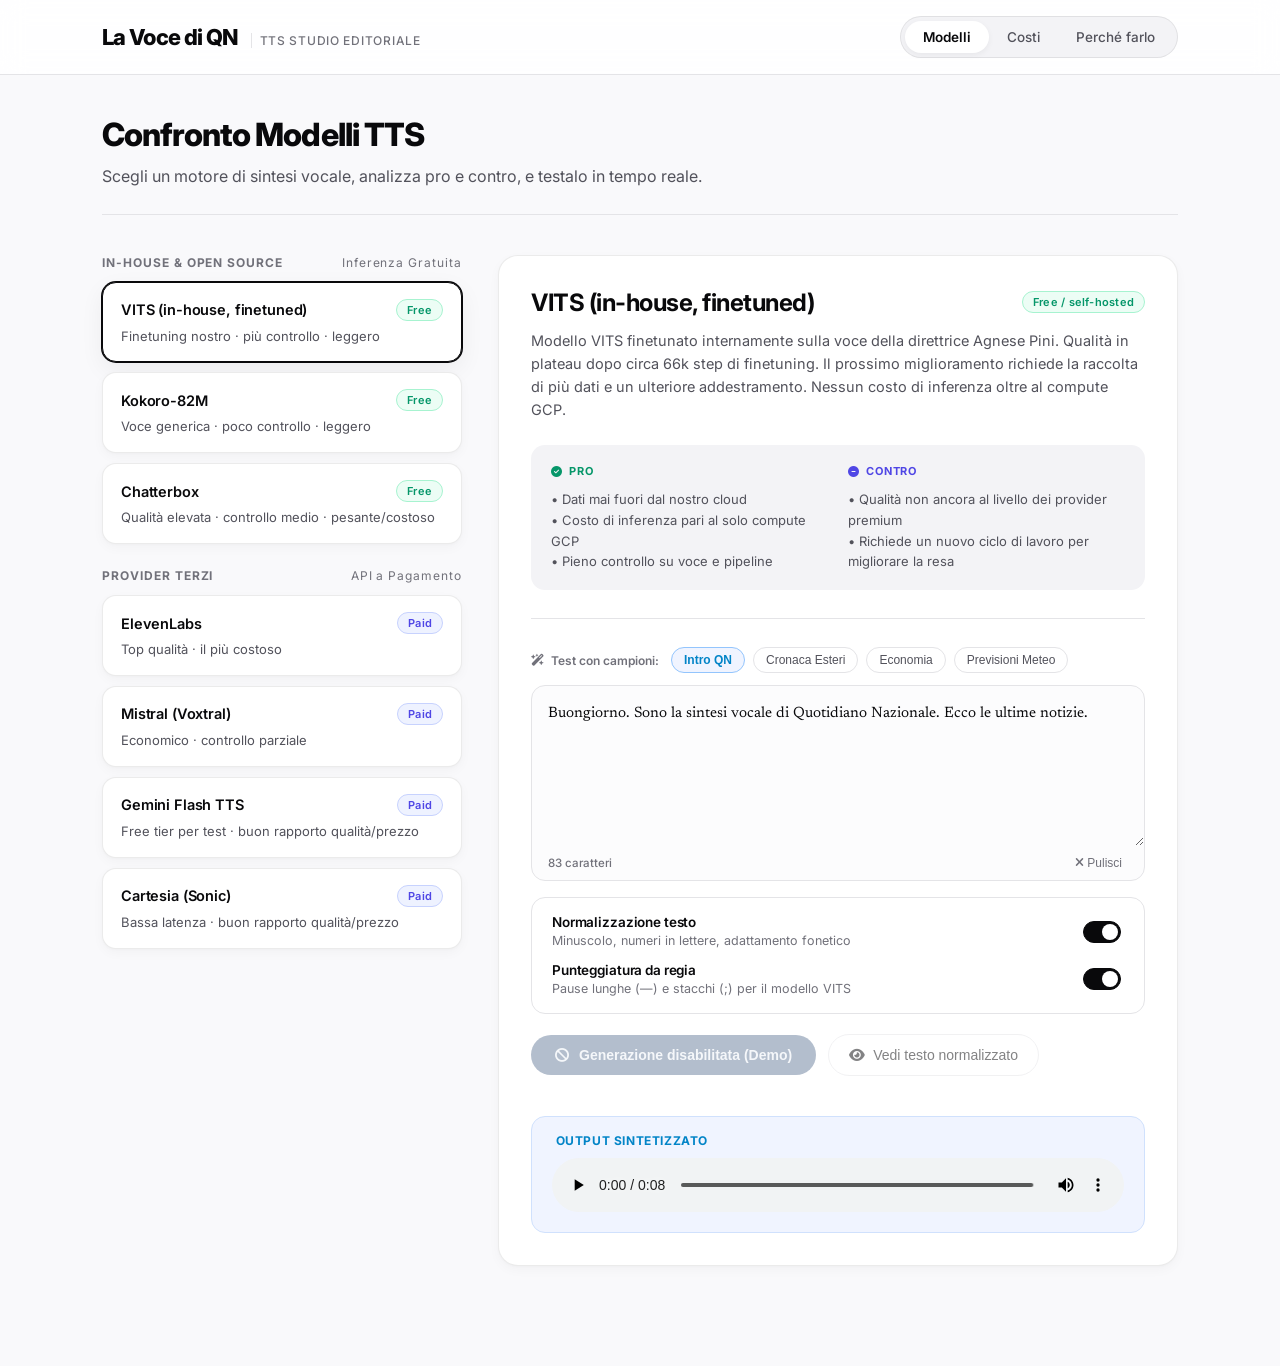
<file: index.html>
<!doctype html>
<html lang="it">
<head>
  <meta charset="utf-8" />
  <meta name="viewport" content="width=device-width,initial-scale=1" />
  <title>La Voce di QN — Modelli</title>
  <link rel="preconnect" href="https://fonts.googleapis.com">
  <link rel="preconnect" href="https://fonts.gstatic.com" crossorigin>
  <link href="https://fonts.googleapis.com/css2?family=Inter:wght@400;500;600;700;800&family=Newsreader:ital,opsz,wght@0,6..72,400;1,6..72,400&display=swap" rel="stylesheet">
  <link rel="stylesheet" href="style.css" />
  <link rel="stylesheet" href="https://cdnjs.cloudflare.com/ajax/libs/font-awesome/6.4.0/css/all.min.css" />
  <link rel="icon" href="data:image/svg+xml,<svg xmlns='http://www.w3.org/2000/svg' viewBox='0 0 100 100'><rect width='100' height='100' rx='20' fill='%2309090B'/><text x='50%' y='55%' dominant-baseline='central' text-anchor='middle' fill='%23FFFFFF' font-family='Inter, sans-serif' font-weight='800' font-size='65'>V</text></svg>" />
</head>
<body>
  <header class="site-header">
    <div class="inner">
      <div class="masthead">
        <span class="logo-mark">La Voce di QN</span>
        <span class="tag">TTS Studio Editoriale</span>
      </div>
      <nav class="tabs">
        <a href="index.html" class="active">Modelli</a>
        <a href="pricing.html">Costi</a>
        <a href="motivation.html">Perché farlo</a>
      </nav>
    </div>
  </header>

  <main class="page">
    <div class="hero-section">
      <h1 class="page-title">Confronto Modelli TTS</h1>
      <p class="page-lede">Scegli un motore di sintesi vocale, analizza pro e contro, e testalo in tempo reale.</p>
    </div>

    <div class="model-layout">
      <!-- LEFT: model list -->
      <div class="sidebar-col">
        <div class="group-label">In-house & Open Source <span class="sub">Inferenza Gratuita</span></div>
        <div class="model-list" id="ossList"></div>

        <div class="group-label">Provider Terzi <span class="sub">API a Pagamento</span></div>
        <div class="model-list" id="paidList"></div>
      </div>

      <!-- RIGHT: detail + workspace -->
      <div class="workspace-col">
        <div class="workspace">
          <div class="detail-head">
            <div>
              <h2 id="detTitle"></h2>
            </div>
            <span class="badge" id="detBadge"></span>
          </div>
          <p class="detail-desc" id="detDesc"></p>

          <div class="pros-cons">
            <div class="pros">
              <div class="h"><i class="fa-solid fa-circle-check"></i> Pro</div>
              <div id="detPros"></div>
            </div>
            <div class="cons">
              <div class="h"><i class="fa-solid fa-circle-minus"></i> Contro</div>
              <div id="detCons"></div>
            </div>
          </div>

          <hr class="div" />

          <div class="editor-container">
            <!-- Interactive Sample Preset Pills -->
            <div class="sample-pills">
              <span class="pills-label"><i class="fa-solid fa-wand-magic-sparkles"></i> Test con campioni:</span>
              <button type="button" class="sample-pill active" data-sample="intro">Intro QN</button>
              <button type="button" class="sample-pill" data-sample="breaking">Cronaca Esteri</button>
              <button type="button" class="sample-pill" data-sample="economy">Economia</button>
              <button type="button" class="sample-pill" data-sample="weather">Previsioni Meteo</button>
            </div>

            <!-- Rich Textarea Wrapper -->
            <div class="textarea-wrapper">
              <textarea id="text" rows="5" placeholder="Incolla qui l'articolo o il passaggio da ascoltare...">Buongiorno. Sono la sintesi vocale di Quotidiano Nazionale. Ecco le ultime notizie.</textarea>
              <div class="textarea-footer">
                <span id="charCount" class="char-count">81 caratteri</span>
                <button type="button" id="clearTextBtn" class="btn-text-action" title="Pulisci testo">
                  <i class="fa-solid fa-xmark"></i> Pulisci
                </button>
              </div>
            </div>

            <!-- Preprocessing Toggles Container -->
            <div class="toggles-container">
              <label class="toggle-item">
                <span class="toggle-label-text">
                  <span class="main-label">Normalizzazione testo</span>
                  <small>Minuscolo, numeri in lettere, adattamento fonetico</small>
                </span>
                <input type="checkbox" id="normToggle" />
              </label>

              <label class="toggle-item">
                <span class="toggle-label-text">
                  <span class="main-label">Punteggiatura da regia</span>
                  <small>Pause lunghe (—) e stacchi (;) per il modello VITS</small>
                </span>
                <input type="checkbox" id="punctToggle" />
              </label>
            </div>

            <!-- Controls: Read button disabled by default -->
            <div class="controls">
              <button id="readBtn" class="btn-primary btn-disabled-cloud" disabled title="Seleziona un campione preimpostato per ascoltare l'audio della demo">
                <i id="readIcon" class="fa fa-ban"></i> <span>Generazione disabilitata (Demo)</span>
              </button>
              <button id="normalizeBtn" class="btn-secondary btn-disabled-cloud" disabled title="Vedi testo normalizzato">
                <i class="fa fa-eye"></i> <span>Vedi testo normalizzato</span>
              </button>
            </div>


          <div id="normPanel" class="panel hidden">
            <div class="panel-header">
              <h3>Anteprima Testo Elaborato</h3>
              <button id="closeNorm" class="icon-close"><i class="fa fa-times"></i></button>
            </div>
            <pre id="normResult" class="normpre"></pre>
            <div class="panel-actions">
              <button id="useNorm" class="btn-secondary small">Sostituisci nell'editor</button>
            </div>
          </div>

          <div id="playerWrap" class="player-wrap">
            <div class="player-card">
              <span class="player-label"><i class="fa-solid fa-waveform"></i> Output Sintetizzato</span>
              <audio id="player" controls></audio>
            </div>
          </div>

          <div id="notice" class="notice hidden"></div>
        </div>
      </div>
    </div>
  </main>

  <script src="models-data.js"></script>
  <script src="app.js"></script>
</body>
</html>
</file>
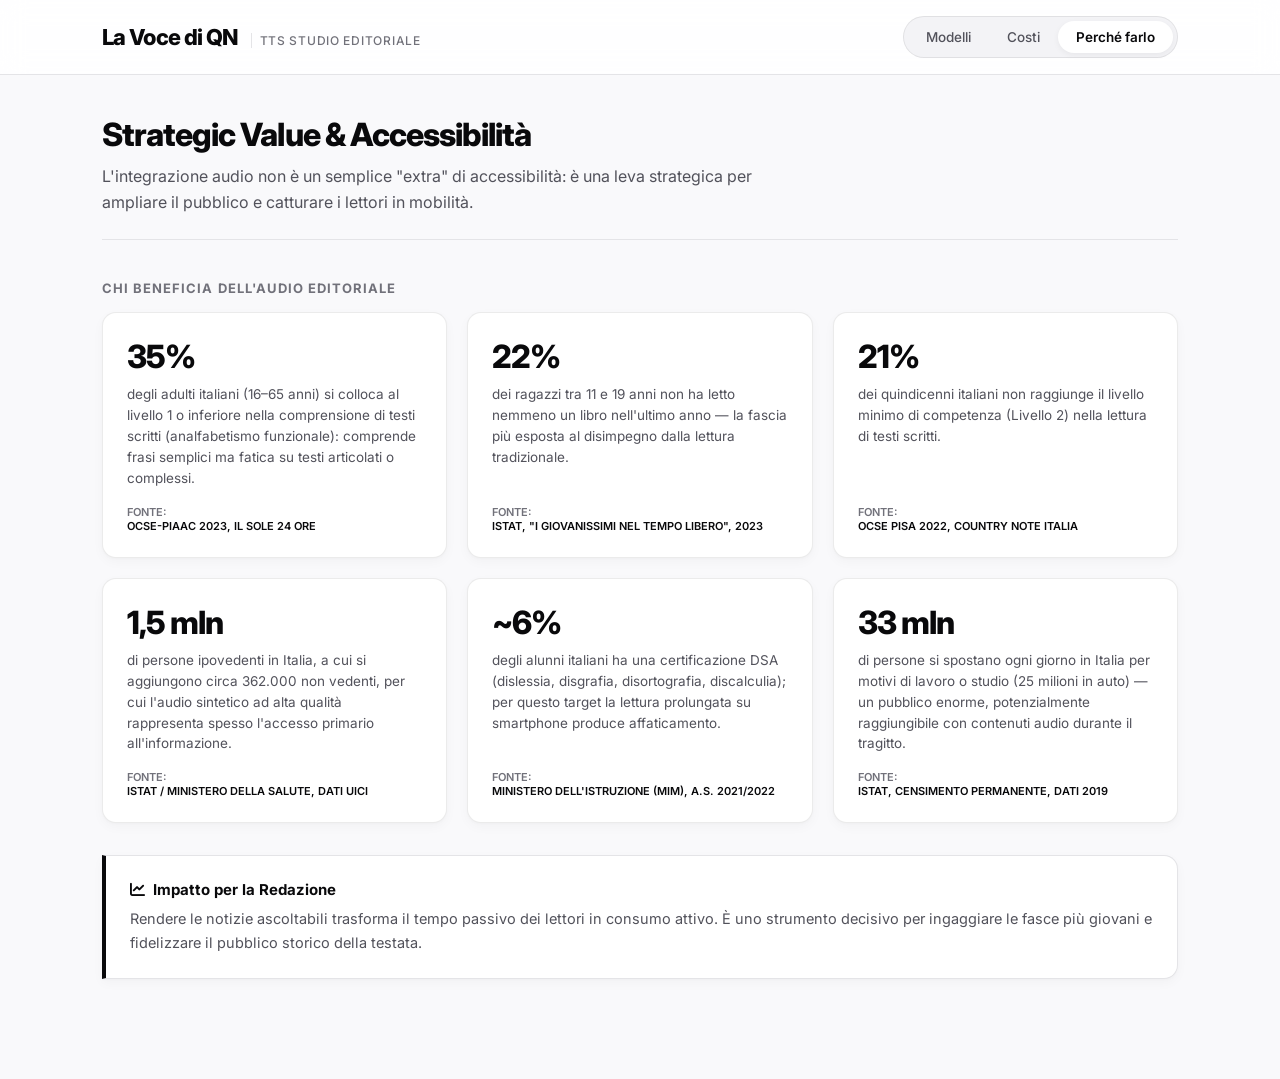
<file: motivation.html>
<!doctype html>
<html lang="it">
<head>
  <meta charset="utf-8" />
  <meta name="viewport" content="width=device-width,initial-scale=1" />
  <title>La Voce di QN — Perché farlo</title>
  <link rel="preconnect" href="https://fonts.googleapis.com">
  <link rel="preconnect" href="https://fonts.gstatic.com" crossorigin>
  <link href="https://fonts.googleapis.com/css2?family=Inter:wght@400;500;600;700;800&display=swap" rel="stylesheet">
  <link rel="stylesheet" href="style.css" />
  <link rel="stylesheet" href="https://cdnjs.cloudflare.com/ajax/libs/font-awesome/6.4.0/css/all.min.css" />
  <link rel="icon" href="data:image/svg+xml,<svg xmlns='http://www.w3.org/2000/svg' viewBox='0 0 100 100'><rect width='100' height='100' rx='20' fill='%2309090B'/><text x='50%' y='55%' dominant-baseline='central' text-anchor='middle' fill='%23FFFFFF' font-family='Inter, sans-serif' font-weight='800' font-size='65'>V</text></svg>" />
</head>
<body>
  <header class="site-header">
    <div class="inner">
      <div class="masthead">
        <span class="logo-mark">La Voce di QN</span>
        <span class="tag">TTS Studio Editoriale</span>
      </div>
      <nav class="tabs">
        <a href="index.html">Modelli</a>
        <a href="pricing.html">Costi</a>
        <a href="motivation.html" class="active">Perché farlo</a>
      </nav>
    </div>
  </header>

  <main class="page">
    <div class="hero-section">
      <h1 class="page-title">Strategic Value & Accessibilità</h1>
      <p class="page-lede">L'integrazione audio non è un semplice "extra" di accessibilità: è una leva strategica per ampliare il pubblico e catturare i lettori in mobilità.</p>
    </div>

    <div class="section-title">Chi Beneficia dell'Audio Editoriale</div>
    <div class="stat-grid">
      <div class="stat-card">
        <div class="num">35%</div>
        <div class="lbl">degli adulti italiani (16–65 anni) si colloca al livello 1 o inferiore nella comprensione di testi scritti (analfabetismo funzionale): comprende frasi semplici ma fatica su testi articolati o complessi.</div>
        <div class="source">Fonte: <br /> <a href="https://www.ilsole24ore.com/radiocor/nRC_10.12.2024_11.00_26310263" target="_blank" rel="noopener">OCSE-PIAAC 2023, Il Sole 24 Ore</a></div>
      </div>
      <div class="stat-card">
        <div class="num">22%</div>
        <div class="lbl">dei ragazzi tra 11 e 19 anni non ha letto nemmeno un libro nell'ultimo anno — la fascia più esposta al disimpegno dalla lettura tradizionale.</div>
        <div class="source">Fonte: <br /> <a href="https://www.triesteallnews.it/2025/12/libri-in-crisi-in-italia-oltre-un-ragazzo-su-cinque-rinuncia-alla-lettura/" target="_blank" rel="noopener">ISTAT, "I giovanissimi nel tempo libero", 2023</a></div>
      </div>
      <div class="stat-card">
        <div class="num">21%</div>
        <div class="lbl">dei quindicenni italiani non raggiunge il livello minimo di competenza (Livello 2) nella lettura di testi scritti.</div>
        <div class="source">Fonte: <br /> <a href="https://invalsi-areaprove.cineca.it/docs/2024/Indagini%20internazionali/RAPPORTI/countrynote_ITA_translated.pdf" target="_blank" rel="noopener">OCSE PISA 2022, Country Note Italia</a></div>
      </div>
      <div class="stat-card">
        <div class="num">1,5 mln</div>
        <div class="lbl">di persone ipovedenti in Italia, a cui si aggiungono circa 362.000 non vedenti, per cui l'audio sintetico ad alta qualità rappresenta spesso l'accesso primario all'informazione.</div>
        <div class="source">Fonte: <br /> <a href="https://www.welforum.it/il-punto/emergenza-coronavirus-tempi-di-precarieta/cecita-ed-ipovisione-in-italia-al-tempo-del-coronavirus/" target="_blank" rel="noopener">ISTAT / Ministero della Salute, dati UICI</a></div>
      </div>
      <div class="stat-card">
        <div class="num">~6%</div>
        <div class="lbl">degli alunni italiani ha una certificazione DSA (dislessia, disgrafia, disortografia, discalculia); per questo target la lettura prolungata su smartphone produce affaticamento.</div>
        <div class="source">Fonte: <br /> <a href="https://www.aiditalia.org/news/studenti-con-dsa-in-aumento-diagnosi-o-negazionisti-le-considerazioni-di-aid-sui-dati-del-mim" target="_blank" rel="noopener">Ministero dell'Istruzione (MIM), a.s. 2021/2022</a></div>
      </div>
      <div class="stat-card">
        <div class="num">33 mln</div>
        <div class="lbl">di persone si spostano ogni giorno in Italia per motivi di lavoro o studio (25 milioni in auto) — un pubblico enorme, potenzialmente raggiungibile con contenuti audio durante il tragitto.</div>
        <div class="source">Fonte: <br /> <a href="https://www.istat.it/wp-content/uploads/2025/12/PSCL-2025-Istat-sedi-Roma.pdf" target="_blank" rel="noopener">ISTAT, Censimento permanente, dati 2019</a></div>
      </div>
    </div>

    <div class="callout">
      <div class="callout-title"><i class="fa-solid fa-chart-line"></i> Impatto per la Redazione</div>
      <p>Rendere le notizie ascoltabili trasforma il tempo passivo dei lettori in consumo attivo. È uno strumento decisivo per ingaggiare le fasce più giovani e fidelizzare il pubblico storico della testata.</p>
    </div>
  </main>
</body>
</html>
</file>
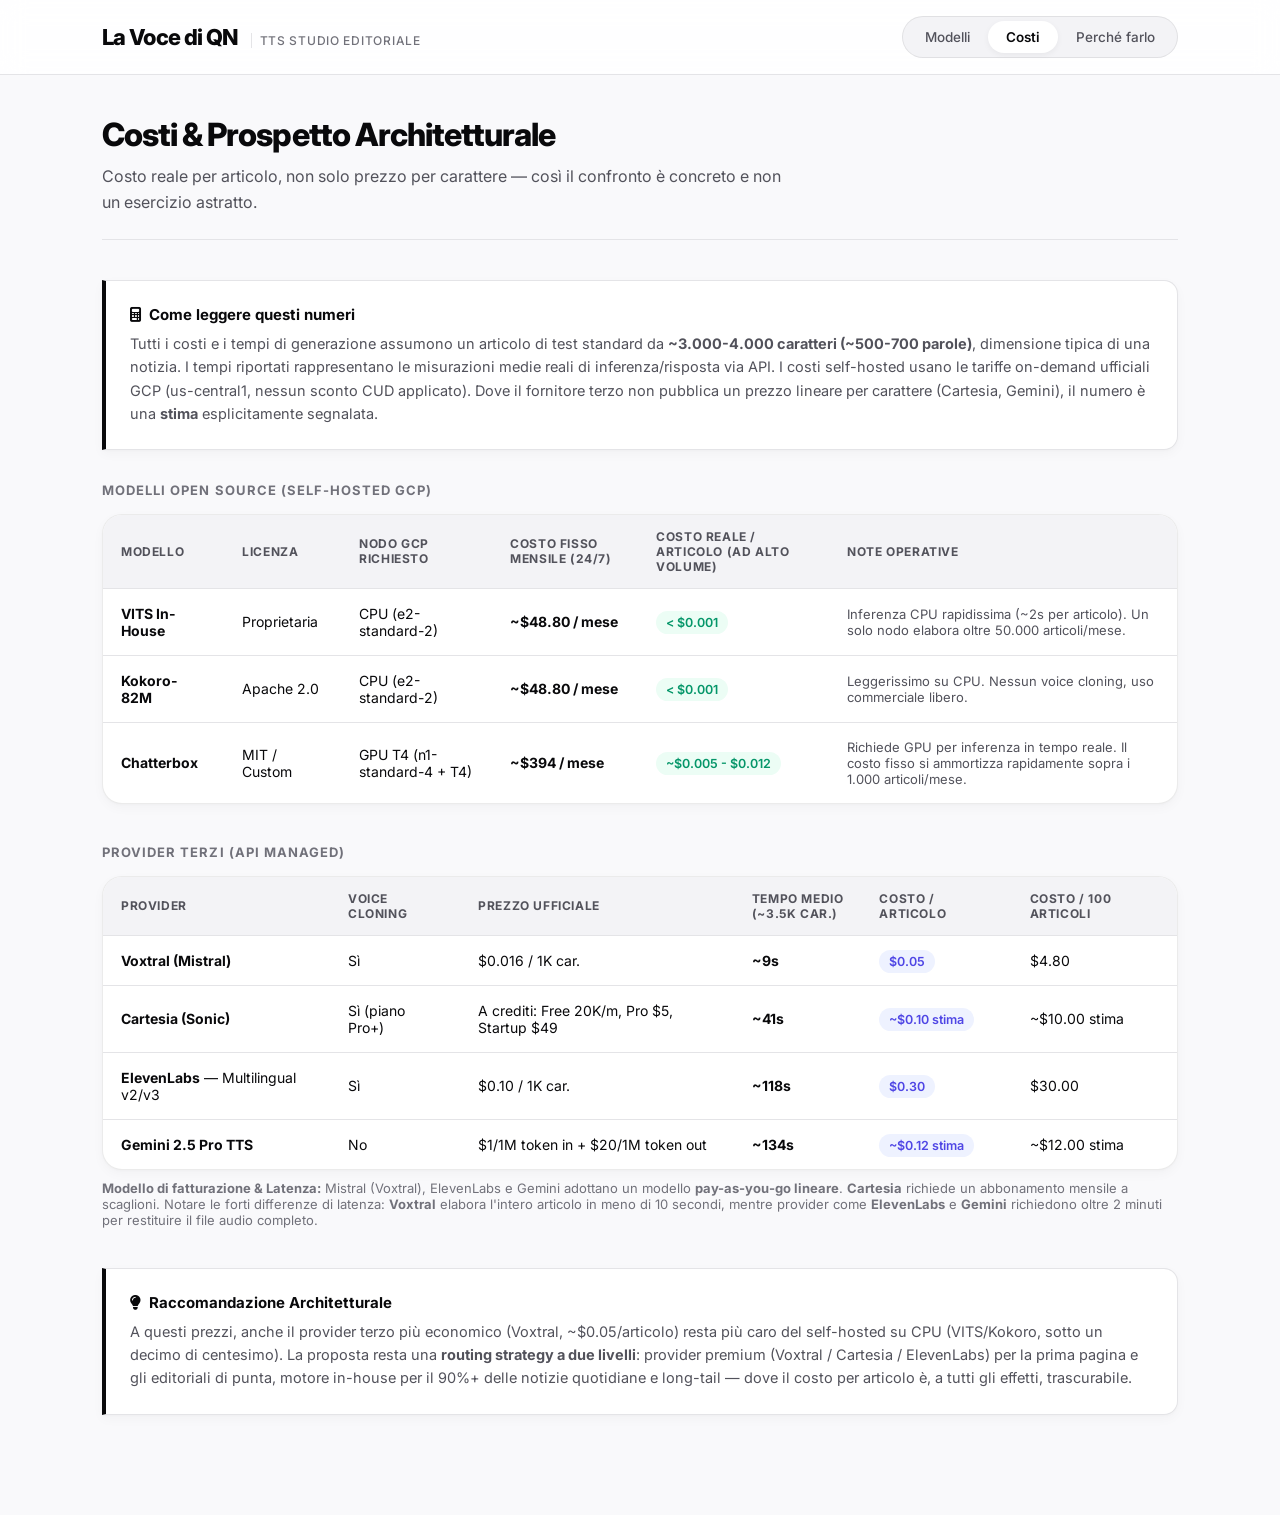
<file: pricing.html>
<!doctype html>
<html lang="it">
<head>
  <meta charset="utf-8" />
  <meta name="viewport" content="width=device-width,initial-scale=1" />
  <title>La Voce di QN — Costi</title>
  <link rel="preconnect" href="https://fonts.googleapis.com">
  <link rel="preconnect" href="https://fonts.gstatic.com" crossorigin>
  <link href="https://fonts.googleapis.com/css2?family=Inter:wght@400;500;600;700;800&display=swap" rel="stylesheet">
  <link rel="stylesheet" href="style.css" />
  <link rel="stylesheet" href="https://cdnjs.cloudflare.com/ajax/libs/font-awesome/6.4.0/css/all.min.css" />
  <link rel="icon" href="data:image/svg+xml,<svg xmlns='http://www.w3.org/2000/svg' viewBox='0 0 100 100'><rect width='100' height='100' rx='20' fill='%2309090B'/><text x='50%' y='55%' dominant-baseline='central' text-anchor='middle' fill='%23FFFFFF' font-family='Inter, sans-serif' font-weight='800' font-size='65'>V</text></svg>" />
</head>
<body>
  <header class="site-header">
    <div class="inner">
      <div class="masthead">
        <span class="logo-mark">La Voce di QN</span>
        <span class="tag">TTS Studio Editoriale</span>
      </div>
      <nav class="tabs">
        <a href="index.html">Modelli</a>
        <a href="pricing.html" class="active">Costi</a>
        <a href="motivation.html">Perché farlo</a>
      </nav>
    </div>
  </header>

  <main class="page">
    <div class="hero-section">
      <h1 class="page-title">Costi & Prospetto Architetturale</h1>
      <p class="page-lede">Costo reale per articolo, non solo prezzo per carattere — così il confronto è concreto e non un esercizio astratto.</p>
    </div>

    <div class="callout" style="margin-bottom:32px;">
      <div class="callout-title"><i class="fa-solid fa-calculator"></i> Come leggere questi numeri</div>
      <p>Tutti i costi e i tempi di generazione assumono un articolo di test standard da <strong>~3.000-4.000 caratteri (~500-700 parole)</strong>, dimensione tipica di una notizia. I tempi riportati rappresentano le misurazioni medie reali di inferenza/risposta via API. I costi self-hosted usano le tariffe on-demand ufficiali GCP (us-central1, nessun sconto CUD applicato). Dove il fornitore terzo non pubblica un prezzo lineare per carattere (Cartesia, Gemini), il numero è una <strong>stima</strong> esplicitamente segnalata.</p>
    </div>

    <div class="section-block">
      <div class="section-title">Modelli Open Source (Self-Hosted GCP)</div>
      <div class="table-card">
        <table class="pricing">
          <thead>
            <tr>
              <th>Modello</th>
              <th>Licenza</th>
              <th>Nodo GCP Richiesto</th>
              <th>Costo Fisso Mensile (24/7)</th>
              <th>Costo Reale / Articolo (ad alto volume)</th>
              <th>Note Operative</th>
            </tr>
          </thead>
          <tbody>
            <tr>
              <td><strong>VITS In-House</strong></td>
              <td>Proprietaria</td>
              <td>CPU (e2-standard-2)</td>
              <td><strong>~$48.80 / mese</strong></td>
              <td><span class="cost-tag free">&lt; $0.001</span></td>
              <td class="notes">Inferenza CPU rapidissima (~2s per articolo). Un solo nodo elabora oltre 50.000 articoli/mese.</td>
            </tr>
            <tr>
              <td><strong>Kokoro-82M</strong></td>
              <td>Apache 2.0</td>
              <td>CPU (e2-standard-2)</td>
              <td><strong>~$48.80 / mese</strong></td>
              <td><span class="cost-tag free">&lt; $0.001</span></td>
              <td class="notes">Leggerissimo su CPU. Nessun voice cloning, uso commerciale libero.</td>
            </tr>
            <tr>
              <td><strong>Chatterbox</strong></td>
              <td>MIT / Custom</td>
              <td>GPU T4 (n1-standard-4 + T4)</td>
              <td><strong>~$394 / mese</strong></td>
              <td><span class="cost-tag free">~$0.005 - $0.012</span></td>
              <td class="notes">Richiede GPU per inferenza in tempo reale. Il costo fisso si ammortizza rapidamente sopra i 1.000 articoli/mese.</td>
            </tr>
          </tbody>
        </table>
      </div>
    </div>

    <div class="section-block">
      <div class="section-title">Provider Terzi (API Managed)</div>
      <div class="table-card">
        <table class="pricing">
          <thead>
            <tr>
              <th>Provider</th>
              <th>Voice Cloning</th>
              <th>Prezzo ufficiale</th>
              <th>Tempo&nbsp;medio<br />(~3.5k car.)</th>
              <th>Costo / articolo</th>
              <th>Costo / 100 articoli</th>
            </tr>
          </thead>
          <tbody>
            <tr>
              <td><strong>Voxtral (Mistral)</strong></td>
              <td>Sì</td>
              <td>$0.016 / 1K car.</td>
              <td><strong>~9s</strong></td>
              <td><span class="cost-tag paid">$0.05</span></td>
              <td>$4.80</td>
            </tr>
            <tr>
              <td><strong>Cartesia (Sonic)</strong></td>
              <td>Sì (piano Pro+)</td>
              <td>A crediti: Free 20K/m, Pro $5, Startup $49</td>
              <td><strong>~41s</strong></td>
              <td><span class="cost-tag paid">~$0.10 <span class="placeholder-tag">stima</span></span></td>
              <td>~$10.00 <span class="placeholder-tag">stima</span></td>
            </tr>
            <tr>
              <td><strong>ElevenLabs</strong> — Multilingual v2/v3</td>
              <td>Sì</td>
              <td>$0.10 / 1K car.</td>
              <td><strong>~118s</strong></td>
              <td><span class="cost-tag paid">$0.30</span></td>
              <td>$30.00</td>
            </tr>
            <tr>
              <td><strong>Gemini 2.5 Pro TTS</strong></td>
              <td>No</td>
              <td>$1/1M token in + $20/1M token out</td>
              <td><strong>~134s</strong></td>
              <td><span class="cost-tag paid">~$0.12 <span class="placeholder-tag">stima</span></span></td>
              <td>~$12.00 <span class="placeholder-tag">stima</span></td>
            </tr>
          </tbody>
        </table>
      </div>
      <p style="color:var(--text-muted); font-size:13px; margin-top:10px;">
        <strong>Modello di fatturazione &amp; Latenza:</strong> 
        Mistral (Voxtral), ElevenLabs e Gemini adottano un modello <strong>pay-as-you-go lineare</strong>. 
        <strong>Cartesia</strong> richiede un abbonamento mensile a scaglioni. Notare le forti differenze di latenza: <strong>Voxtral</strong> elabora l'intero articolo in meno di 10 secondi, mentre provider come <strong>ElevenLabs</strong> e <strong>Gemini</strong> richiedono oltre 2 minuti per restituire il file audio completo.
      </p>
    </div>

    <div class="callout">
      <div class="callout-title"><i class="fa-solid fa-lightbulb"></i> Raccomandazione Architetturale</div>
      <p>A questi prezzi, anche il provider terzo più economico (Voxtral, ~$0.05/articolo) resta più caro del self-hosted su CPU (VITS/Kokoro, sotto un decimo di centesimo). La proposta resta una <strong>routing strategy a due livelli</strong>: provider premium (Voxtral / Cartesia / ElevenLabs) per la prima pagina e gli editoriali di punta, motore in-house per il 90%+ delle notizie quotidiane e long-tail — dove il costo per articolo è, a tutti gli effetti, trascurabile.</p>
    </div>
  </main>
</body>
</html>
</file>
<file: style.css>
/* static/style.css — La Voce High-End Scandinavian Pitch Theme */
:root {
  --bg-page: #F9F9FB;
  --bg-surface: #FFFFFF;
  --bg-subtle: #F3F3F6;
  --bg-accent-subtle: #F0F4FF;
  
  --text-primary: #09090B;
  --text-secondary: #52525B;
  --text-muted: #71717A;
  
  --border-light: rgba(9, 9, 11, 0.08);
  --border-ruled: #E4E4E7;
  --border-focus: #09090B;
  
  --accent-black: #09090B;
  --accent-blue: #0284C7;
  
  --oss-color: #059669;
  --oss-bg: #ECFDF5;
  --oss-border: #A7F3D0;
  
  --paid-color: #4F46E5;
  --paid-bg: #EEF2FF;
  --paid-border: #C7D2FE;
  
  --radius-sm: 8px;
  --radius-md: 14px;
  --radius-lg: 20px;
  --radius-full: 9999px;
  
  --shadow-card: 0 1px 3px rgba(0, 0, 0, 0.02), 0 4px 12px rgba(0, 0, 0, 0.03);
  --shadow-hover: 0 8px 24px rgba(0, 0, 0, 0.06);
}

* {
  box-sizing: border-box;
  -webkit-font-smoothing: antialiased;
}

html, body {
  margin: 0;
  padding: 0;
  background-color: var(--bg-page);
  color: var(--text-primary);
  font-family: 'Inter', -apple-system, BlinkMacSystemFont, "Segoe UI", Roboto, sans-serif;
  min-height: 100%;
}

a {
  color: var(--text-primary);
  text-decoration: none;
}

/* ---- SITE HEADER & NAU ---- */
.site-header {
  background: rgba(255, 255, 255, 0.85);
  backdrop-filter: blur(12px);
  border-bottom: 1px solid var(--border-ruled);
  position: sticky;
  top: 0;
  z-index: 100;
}

.site-header .inner {
  max-width: 1140px;
  margin: 0 auto;
  padding: 16px 32px;
  display: flex;
  align-items: center;
  justify-content: space-between;
}

.masthead {
  display: flex;
  align-items: baseline;
  gap: 12px;
}

.masthead .logo-mark {
  font-size: 22px;
  font-weight: 800;
  letter-spacing: -0.04em;
  color: var(--accent-black);
}

.masthead .tag {
  font-size: 12px;
  font-weight: 500;
  color: var(--text-muted);
  text-transform: uppercase;
  letter-spacing: 0.06em;
  padding-left: 8px;
  border-left: 1px solid var(--border-ruled);
}

nav.tabs {
  display: flex;
  background: var(--bg-subtle);
  padding: 4px;
  border-radius: var(--radius-full);
  border: 1px solid var(--border-light);
}

nav.tabs a {
  padding: 8px 18px;
  font-size: 13.5px;
  font-weight: 500;
  color: var(--text-secondary);
  border-radius: var(--radius-full);
  transition: all 0.2s ease;
}

nav.tabs a:hover {
  color: var(--text-primary);
}

nav.tabs a.active {
  background: var(--bg-surface);
  color: var(--accent-black);
  font-weight: 600;
  box-shadow: 0 2px 6px rgba(0, 0, 0, 0.05);
}

/* ---- PAGE LAYOUT & HERO ---- */
main.page {
  max-width: 1140px;
  margin: 0 auto;
  padding: 40px 32px 100px;
}

.hero-section {
  margin-bottom: 40px;
  padding-bottom: 24px;
  border-bottom: 1px solid var(--border-ruled);
}

h1.page-title {
  font-size: 32px;
  font-weight: 800;
  letter-spacing: -0.03em;
  margin: 0 0 10px;
  color: var(--accent-black);
}

p.page-lede {
  font-size: 16px;
  line-height: 1.6;
  color: var(--text-secondary);
  max-width: 680px;
  margin: 0;
}

/* ---- MODEL DASHBOARD ---- */
.model-layout {
  display: grid;
  grid-template-columns: 360px 1fr;
  gap: 36px;
  align-items: start;
}

@media (max-width: 880px) {
  .model-layout { grid-template-columns: 1fr; }
}

.group-label {
  font-size: 12px;
  font-weight: 700;
  text-transform: uppercase;
  letter-spacing: 0.08em;
  color: var(--text-muted);
  margin: 24px 0 12px;
  display: flex;
  align-items: center;
  justify-content: space-between;
}

.group-label:first-child { margin-top: 0; }
.group-label .sub { font-weight: 400; text-transform: none; color: var(--text-muted); }

.model-list {
  display: flex;
  flex-direction: column;
  gap: 10px;
}

.model-card {
  background: var(--bg-surface);
  border: 1px solid var(--border-light);
  border-radius: var(--radius-md);
  padding: 16px 18px;
  cursor: pointer;
  transition: all 0.2s cubic-bezier(0.16, 1, 0.3, 1);
  box-shadow: var(--shadow-card);
}

.model-card:hover {
  border-color: rgba(9, 9, 11, 0.2);
  transform: translateY(-1px);
  box-shadow: var(--shadow-hover);
}

.model-card.selected {
  border-color: var(--accent-black);
  background: var(--bg-surface);
  box-shadow: 0 0 0 1px var(--accent-black), var(--shadow-hover);
}

.model-card .row1 {
  display: flex;
  align-items: center;
  justify-content: space-between;
  gap: 10px;
}

.model-card .name {
  font-weight: 600;
  font-size: 14.5px;
  letter-spacing: -0.01em;
}

.model-card .short {
  color: var(--text-secondary);
  font-size: 13px;
  margin-top: 6px;
  line-height: 1.45;
}

.badge {
  font-size: 11px;
  font-weight: 600;
  letter-spacing: 0.02em;
  padding: 3px 10px;
  border-radius: var(--radius-full);
  white-space: nowrap;
}

.badge.oss { color: var(--oss-color); background: var(--oss-bg); border: 1px solid var(--oss-border); }
.badge.paid { color: var(--paid-color); background: var(--paid-bg); border: 1px solid var(--paid-border); }

/* ---- WORKSPACE CARD ---- */
.workspace {
  background: var(--bg-surface);
  border: 1px solid var(--border-light);
  border-radius: var(--radius-lg);
  padding: 32px;
  box-shadow: var(--shadow-card);
}

.workspace .detail-head {
  display: flex;
  align-items: center;
  justify-content: space-between;
  gap: 16px;
  margin-bottom: 8px;
}

.workspace h2 {
  margin: 0;
  font-size: 24px;
  font-weight: 700;
  letter-spacing: -0.02em;
}

.detail-desc {
  color: var(--text-secondary);
  font-size: 14.5px;
  line-height: 1.6;
  margin: 12px 0 24px;
}

.pros-cons {
  display: grid;
  grid-template-columns: 1fr 1fr;
  gap: 20px;
  background: var(--bg-subtle);
  padding: 18px 20px;
  border-radius: var(--radius-md);
  margin-bottom: 24px;
}

.pros-cons div { font-size: 13px; line-height: 1.6; color: var(--text-secondary); }
.pros-cons .h {
  font-weight: 700;
  font-size: 11px;
  text-transform: uppercase;
  letter-spacing: 0.08em;
  margin-bottom: 8px;
  display: flex;
  align-items: center;
  gap: 6px;
}
.pros-cons .pros .h { color: var(--oss-color); }
.pros-cons .cons .h { color: var(--paid-color); }

hr.div {
  border: none;
  border-top: 1px solid var(--border-ruled);
  margin: 28px 0;
}

/* ---- EDITOR AREA ---- */
.editor-container {
  display: flex;
  flex-direction: column;
  gap: 14px;
}



textarea#text:focus {
  outline: none;
  border-color: var(--border-focus);
  background: #FFFFFF;
  box-shadow: 0 0 0 1px var(--border-focus);
}

.vits-tools {
  display: flex;
  align-items: center;
  gap: 10px;
  font-size: 13px;
  color: var(--text-secondary);
}

.vits-tools label {
  display: flex;
  align-items: center;
  gap: 8px;
  cursor: pointer;
}

/* ---- BUTTONS & CONTROLS ---- */
.controls {
  display: flex;
  gap: 12px;
  align-items: center;
  margin-top: 8px;
}

.btn-primary {
  cursor: pointer;
  background: var(--accent-black);
  color: #FFFFFF;
  border: none;
  border-radius: var(--radius-full);
  padding: 12px 24px;
  font-size: 14px;
  font-weight: 600;
  display: inline-flex;
  align-items: center;
  gap: 10px;
  transition: all 0.2s ease;
}

.btn-primary:hover {
  background: #27272A;
  transform: translateY(-1px);
}

.btn-secondary {
  cursor: pointer;
  background: var(--bg-surface);
  color: var(--text-primary);
  border: 1px solid var(--border-ruled);
  border-radius: var(--radius-full);
  padding: 12px 20px;
  font-size: 14px;
  font-weight: 500;
  display: inline-flex;
  align-items: center;
  gap: 8px;
  transition: all 0.2s ease;
}

.btn-secondary:hover {
  background: var(--bg-subtle);
}

.btn-secondary.small {
  padding: 8px 14px;
  font-size: 12.5px;
}

button:disabled {
  opacity: 0.5;
  cursor: not-allowed;
  transform: none !important;
}

/* ---- NORMALIZATION & PLAYER PANELS ---- */
.panel {
  margin-top: 20px;
  padding: 20px;
  border: 1px solid var(--border-ruled);
  border-radius: var(--radius-md);
  background: var(--bg-subtle);
}

.panel-header {
  display: flex;
  align-items: center;
  justify-content: space-between;
  margin-bottom: 12px;
}

.panel-header h3 {
  margin: 0;
  font-size: 14px;
  font-weight: 600;
}

.icon-close {
  background: none;
  border: none;
  cursor: pointer;
  color: var(--text-muted);
}

.normpre {
  white-space: pre-wrap;
  background: #FFFFFF;
  padding: 14px;
  border-radius: var(--radius-sm);
  border: 1px solid var(--border-ruled);
  color: var(--text-secondary);
  font-family: monospace;
  font-size: 13px;
  max-height: 200px;
  overflow-y: auto;
}

.player-wrap { margin-top: 24px; }
.player-card {
  background: var(--bg-accent-subtle);
  border: 1px solid #D0E1FD;
  padding: 16px 20px;
  border-radius: var(--radius-md);
}

.player-label {
  display: block;
  font-size: 12px;
  font-weight: 700;
  color: var(--accent-blue);
  margin-bottom: 10px;
  text-transform: uppercase;
  letter-spacing: 0.05em;
}

.player-card audio { width: 100%; }

/* Utility Rule */
.hidden {
  display: none !important;
}

/* Notice Container */
.notice {
  margin-top: 20px;
  padding: 14px 18px;
  border-radius: var(--radius-md);
  font-size: 13.5px;
  background: #FFFBEB;
  border: 1px solid #FDE68A;
  color: #B45309;
}

/* ---- PRICING & MOTIVATION TABLES & GRIDS ---- */
.section-block {
  margin-bottom: 40px;
}

.section-title {
  font-size: 13px;
  font-weight: 700;
  text-transform: uppercase;
  letter-spacing: 0.08em;
  color: var(--text-muted);
  margin-bottom: 16px;
}

.table-card {
  background: var(--bg-surface);
  border: 1px solid var(--border-light);
  border-radius: var(--radius-lg);
  overflow: hidden;
  box-shadow: var(--shadow-card);
}

table.pricing {
  width: 100%;
  border-collapse: collapse;
  font-size: 14px;
  text-align: left;
}

table.pricing th {
  background: var(--bg-subtle);
  color: var(--text-secondary);
  font-size: 12px;
  font-weight: 700;
  text-transform: uppercase;
  letter-spacing: 0.05em;
  padding: 14px 18px;
  border-bottom: 1px solid var(--border-ruled);
}

table.pricing td {
  padding: 16px 18px;
  border-bottom: 1px solid var(--border-ruled);
  vertical-align: middle;
}

table.pricing tr:last-child td { border-bottom: none; }
table.pricing td.notes { color: var(--text-secondary); font-size: 13px; }

.cost-tag {
  font-weight: 600;
  font-size: 12.5px;
  padding: 4px 10px;
  border-radius: var(--radius-full);
}
.cost-tag.free { background: var(--oss-bg); color: var(--oss-color); }
.cost-tag.paid { background: var(--paid-bg); color: var(--paid-color); }

.stat-grid {
  display: grid;
  grid-template-columns: repeat(auto-fit, minmax(280px, 1fr));
  gap: 20px;
}

.stat-card {
  background: var(--bg-surface);
  border: 1px solid var(--border-light);
  border-radius: var(--radius-md);
  padding: 24px;
  box-shadow: var(--shadow-card);
  display: flex;
  flex-direction: column;
}

.stat-card .num {
  font-size: 32px;
  font-weight: 800;
  color: var(--accent-black);
  letter-spacing: -0.03em;
  margin-bottom: 8px;
}

.stat-card .lbl {
  font-size: 13.5px;
  color: var(--text-secondary);
  line-height: 1.55;
  flex-grow: 1;
}

.stat-card .source {
  margin-top: 16px;
  font-size: 11px;
  font-weight: 600;
  text-transform: uppercase;
  color: var(--text-muted);
}

.callout {
  background: var(--bg-surface);
  border: 1px solid var(--border-ruled);
  border-left: 4px solid var(--accent-black);
  padding: 24px;
  border-radius: 0 var(--radius-md) var(--radius-md) 0;
  margin-top: 32px;
  box-shadow: var(--shadow-card);
}

.callout-title {
  font-size: 15px;
  font-weight: 700;
  margin-bottom: 8px;
  display: flex;
  align-items: center;
  gap: 8px;
}

.callout p {
  margin: 0;
  font-size: 14.5px;
  line-height: 1.6;
  color: var(--text-secondary);
}

@keyframes spin { from { transform: rotate(0deg); } to { transform: rotate(360deg); } }
.loading { animation: spin 1s linear infinite; }

/* ---- EDITOR AREA & PREPROCESSING TOGGLES ---- */
.editor-container {
  display: flex;
  flex-direction: column;
  gap: 16px;
}
/* 
textarea#text {
  width: 100%;
  min-height: 160px;
  padding: 16px;
  font-size: 15px;
  line-height: 1.6;
  border: 1px solid var(--border-ruled);
  border-radius: var(--radius-md);
  resize: vertical;
  font-family: 'Newsreader', Georgia, serif;
  background: #FCFCFD;
  color: var(--text-primary);
  transition: all 0.2s ease;
} */

textarea#text:focus {
  outline: none;
  border-color: var(--border-focus);
  background: #FFFFFF;
  box-shadow: 0 0 0 1px var(--border-focus);
}

/* Minimalist Scandinavian Toggles Container */
.toggles-container {
  display: flex;
  flex-direction: column;
  gap: 12px;
  background: var(--bg-surface);
  border: 1px solid var(--border-ruled);
  padding: 16px 20px;
  border-radius: var(--radius-md);
}

.toggle-item {
  display: flex;
  align-items: center;
  justify-content: space-between;
  gap: 16px;
  cursor: pointer;
  user-select: none;
}

.toggle-item .toggle-label-text {
  display: flex;
  flex-direction: column;
  gap: 2px;
}

.toggle-item .main-label {
  font-size: 13.5px;
  font-weight: 600;
  color: var(--text-primary);
  letter-spacing: -0.01em;
}

.toggle-item small {
  font-size: 12.5px;
  color: var(--text-muted);
  font-weight: 400;
  line-height: 1.4;
}

/* Custom Minimalist Switch Styling (Replacing Browser Native Checkbox) */
.toggle-item input[type="checkbox"] {
  appearance: none;
  -webkit-appearance: none;
  width: 38px;
  height: 22px;
  background-color: var(--bg-subtle);
  border: 1px solid var(--border-ruled);
  border-radius: var(--radius-full);
  position: relative;
  cursor: pointer;
  outline: none;
  flex-shrink: 0;
  transition: background-color 0.2s ease, border-color 0.2s ease;
}

.toggle-item input[type="checkbox"]::after {
  content: "";
  position: absolute;
  top: 2px;
  left: 2px;
  width: 16px;
  height: 16px;
  background-color: var(--text-muted);
  border-radius: 50%;
  transition: transform 0.2s cubic-bezier(0.16, 1, 0.3, 1), background-color 0.2s ease;
}

.toggle-item input[type="checkbox"]:checked {
  background-color: var(--accent-black);
  border-color: var(--accent-black);
}

.toggle-item input[type="checkbox"]:checked::after {
  transform: translateX(16px);
  background-color: #FFFFFF;
}

/* ---- BUTTONS & CONTROLS ---- */
.controls {
  display: flex;
  align-items: center;
  gap: 12px;
  margin-top: 4px;
}

.btn-primary {
  cursor: pointer;
  background: var(--accent-black);
  color: #FFFFFF;
  border: none;
  border-radius: var(--radius-full);
  padding: 12px 24px;
  font-size: 14px;
  font-weight: 600;
  display: inline-flex;
  align-items: center;
  gap: 10px;
  transition: all 0.2s ease;
  box-shadow: 0 1px 2px rgba(0, 0, 0, 0.05);
}

.btn-primary:hover {
  background: #27272A;
  transform: translateY(-1px);
  box-shadow: 0 4px 12px rgba(0, 0, 0, 0.1);
}

.btn-secondary {
  cursor: pointer;
  background: var(--bg-surface);
  color: var(--text-primary);
  border: 1px solid var(--border-ruled);
  border-radius: var(--radius-full);
  padding: 12px 20px;
  font-size: 14px;
  font-weight: 500;
  display: inline-flex;
  align-items: center;
  gap: 8px;
  transition: all 0.2s ease;
}

.btn-secondary:hover {
  background: var(--bg-subtle);
  border-color: rgba(9, 9, 11, 0.2);
}

.btn-secondary.small {
  padding: 8px 14px;
  font-size: 12.5px;
}

button:disabled {
  opacity: 0.5;
  cursor: not-allowed;
  transform: none !important;
  box-shadow: none !important;
}



/* ---- SOTA EDITOR & SAMPLE PILLS ---- */
.sample-pills {
  display: flex;
  align-items: center;
  gap: 8px;
  flex-wrap: wrap;
  margin-bottom: -4px;
}

.pills-label {
  font-size: 12px;
  font-weight: 600;
  color: var(--text-muted);
  display: flex;
  align-items: center;
  gap: 6px;
  margin-right: 4px;
}

.sample-pill {
  background: var(--bg-surface);
  border: 1px solid var(--border-ruled);
  color: var(--text-secondary);
  font-size: 12px;
  font-weight: 500;
  padding: 5px 12px;
  border-radius: var(--radius-full);
  cursor: pointer;
  transition: all 0.2s ease;
}

.sample-pill:hover {
  background: var(--bg-subtle);
  border-color: var(--text-muted);
  color: var(--text-primary);
}

.sample-pill.active {
  background: var(--bg-accent-subtle);
  border-color: #93C5FD;
  color: var(--accent-blue);
  font-weight: 600;
}

/* Rich Textarea Wrapper */
.textarea-wrapper {
  display: flex;
  min-height: 160px;
  flex-direction: column;
  background: #FCFCFD;
  border: 1px solid var(--border-ruled);
  border-radius: var(--radius-md);
  overflow: hidden;
  transition: all 0.2s ease;
}

.textarea-wrapper:focus-within {
  border-color: var(--border-focus);
  background: #FFFFFF;
  box-shadow: 0 0 0 1px var(--border-focus);
}

.textarea-wrapper textarea#text {
  width: 100%;
  min-height: 160px;
  padding: 16px;
  font-size: 15px;
  line-height: 1.6;
  border: none;
  background: transparent;
  resize: vertical;
  font-family: 'Newsreader', Georgia, serif;
  color: var(--text-primary);
  outline: none;
  box-shadow: none;
  margin: 0;
}

.textarea-footer {
  position: static; /* Removes absolute positioning overlay */
  display: flex;
  align-items: center;
  justify-content: space-between;
  padding: 8px 16px;
  /* background: var(--bg-subtle);
  border-top: 1px solid var(--border-ruled); */
}

.char-count {
  font-size: 11.5px;
  color: var(--text-muted);
  font-family: 'Inter', sans-serif;
  font-weight: 500;
}

.btn-text-action {
  background: none;
  border: none;
  font-size: 12px;
  color: var(--text-muted);
  cursor: pointer;
  padding: 2px 6px;
  border-radius: var(--radius-sm);
  transition: color 0.15s ease;
}

.btn-text-action:hover {
  color: var(--text-primary);
}


/* Cursore di divieto e stato disabilitato per il pulsante in Cloud */
#readBtn.btn-disabled-cloud,
#readBtn:disabled {
  background-color: #94a3b8 !important;
  color: #f1f5f9 !important;
  cursor: not-allowed !important;
  opacity: 0.7;
  border-color: #cbd5e1 !important;
  box-shadow: none !important;
  pointer-events: auto !important; /* Mantiene attivi gli eventi per mostrare il tooltip al passaggio del mouse */
}

#readBtn.btn-disabled-cloud:hover {
  background-color: #64748b !important;
  transform: none !important;
}
</file>
